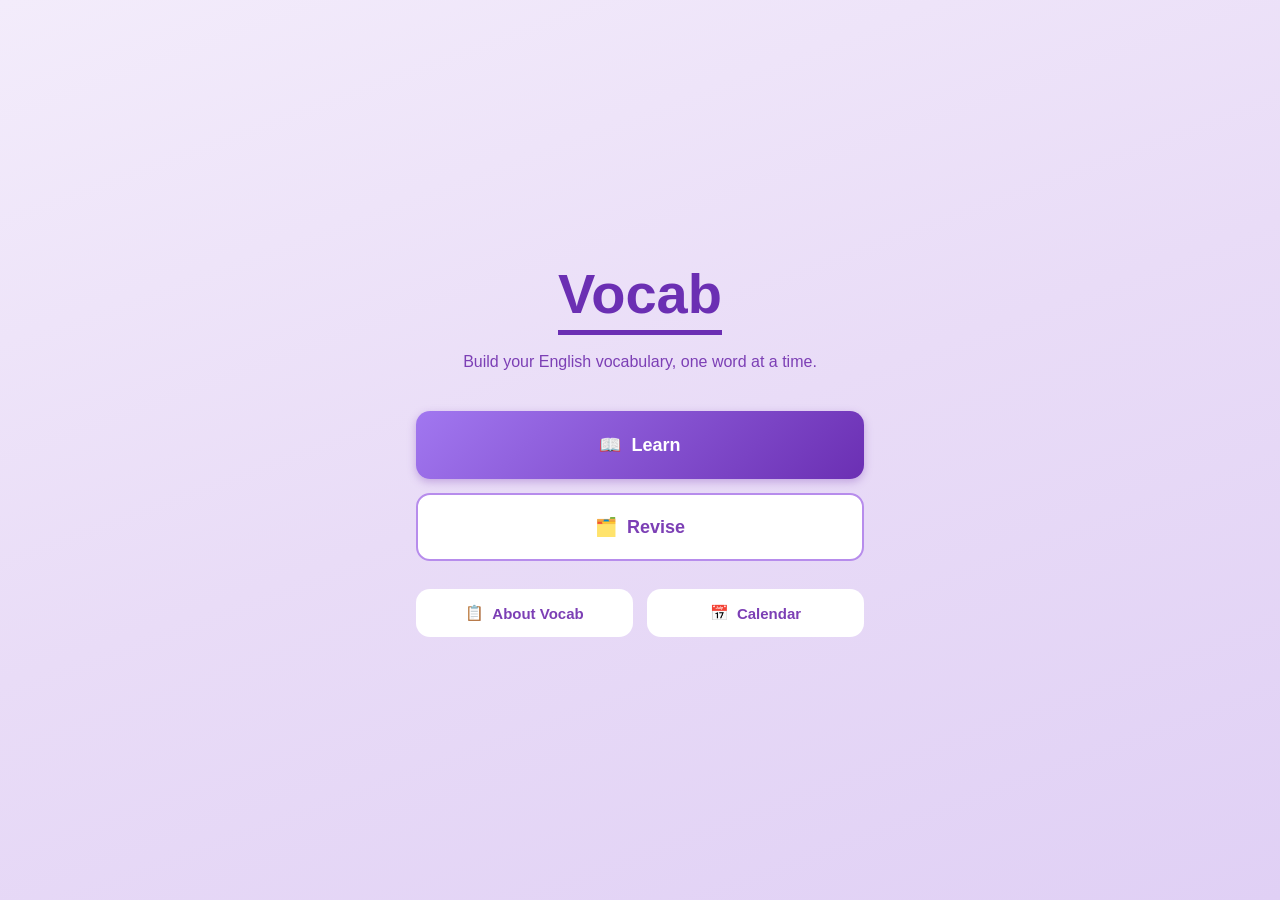
<file: App/index.html>
<!DOCTYPE html>
<html lang="en">
<head>
  <meta charset="UTF-8" />
  <meta name="viewport" content="width=device-width, initial-scale=1, viewport-fit=cover, user-scalable=no" />
  <title>Vocab</title>
  <meta name="theme-color" content="#6b2fb3" />
  <link rel="manifest" href="manifest.json" />
  <link rel="apple-touch-icon" href="icons/icon-180-v2.png" />
  <meta name="apple-mobile-web-app-capable" content="yes" />
  <meta name="apple-mobile-web-app-status-bar-style" content="black-translucent" />
  <meta name="apple-mobile-web-app-title" content="Vocab" />
  <link rel="stylesheet" href="styles.css" />
</head>
<body>
  <main id="app">
    <section id="view-home" class="view home" data-view="home">
      <h1 class="home-title">Vocab</h1>
      <p class="home-tagline">Build your English vocabulary, one word at a time.</p>
      <div class="home-actions">
        <button class="btn-primary home-main" data-goto="learn"><span aria-hidden="true">📖</span>Learn</button>
        <button class="btn-secondary home-main" data-goto="practice"><span aria-hidden="true">🗂️</span>Revise</button>
      </div>
      <div class="home-links">
        <button class="home-link" data-goto="about"><span aria-hidden="true">📋</span>About Vocab</button>
        <button class="home-link" data-goto="calendar"><span aria-hidden="true">📅</span>Calendar</button>
      </div>
    </section>
    <section id="view-practice" class="view" data-view="practice" hidden>
      <h2 class="page-title">How would you like to revise?</h2>
      <button class="word-card choice" data-goto="revise">
        <span class="choice-title">🗂️ Revise</span>
        <span class="choice-text">Test yourself with flashcards.</span>
      </button>
      <button class="word-card choice" data-goto="revisit">
        <span class="choice-title">📔 Revisit</span>
        <span class="choice-text">Browse and search every word you've learnt.</span>
      </button>
    </section>
    <section id="view-learn" class="view" data-view="learn" hidden></section>
    <section id="view-revise" class="view" data-view="revise" hidden></section>
    <section id="view-revisit" class="view" data-view="revisit" hidden></section>
    <section id="view-calendar" class="view" data-view="calendar" hidden></section>
    <section id="view-about" class="view" data-view="about" hidden>
      <h2 class="page-title">About Vocab</h2>
      <div class="word-card about">
        <p>Vocab helps you learn English words that turn up in newspapers, magazines, TV and conversation.</p>

        <h3>📖 Learn a new word</h3>
        <ol>
          <li>Choose the <strong>Everyday</strong> or <strong>Advanced</strong> deck at the top.</li>
          <li>Tap <strong>New Word</strong>.</li>
          <li>Read the pronunciation, meaning and example sentence.</li>
          <li>Once you know it, tap <strong>Mark as Learnt</strong>. If you don't, it can come up again later.</li>
        </ol>

        <h3>🗂️ Revise with flashcards</h3>
        <ol>
          <li>Read the word and try to recall its meaning.</li>
          <li>Tap the card to check.</li>
          <li>Tap <strong>Got it</strong> or <strong>Still learning</strong> to see the next card. Neither changes your learnt words.</li>
        </ol>

        <h3>📔 Revisit your words</h3>
        <ol>
          <li>Scroll the list, or search by word or meaning.</li>
          <li>Tap a word to open its card, and tap it again to close it.</li>
          <li>To un-learn a word, open it, tap <strong>Remove</strong> and confirm.</li>
        </ol>

        <h3>📅 Calendar</h3>
        <ol>
          <li>A dot marks each day when you learnt something.</li>
          <li>Tap a date to see that day's words.</li>
          <li>Use the arrows beside the month name to see earlier months.</li>
        </ol>

        <h3>📱 Good to know</h3>
        <ul>
          <li>Revise, Revisit and Calendar show only words you've marked as learnt.</li>
          <li>To install on iPhone, open the app in Safari, tap <strong>Share</strong>, then <strong>Add to Home Screen</strong>.</li>
          <li>Once installed, it works offline. To get updates, open it while online, wait a few seconds, then close and reopen it.</li>
          <li>Your progress is stored only on this device. <strong>Removing the app or clearing Safari data can erase it.</strong></li>
        </ul>
      </div>
      <div class="button-row">
        <button class="btn-secondary" data-goto="home">Back to start page</button>
      </div>
    </section>
  </main>

  <nav id="tab-bar" hidden>
    <button class="tab-button" data-tab="learn">
      <span class="tab-icon">📖</span>
      <span class="tab-label">Learn</span>
    </button>
    <button class="tab-button" data-tab="revise">
      <span class="tab-icon">🗂️</span>
      <span class="tab-label">Revise</span>
    </button>
    <button class="tab-button" data-tab="revisit">
      <span class="tab-icon">📔</span>
      <span class="tab-label">Revisit</span>
    </button>
    <button class="tab-button" data-tab="calendar">
      <span class="tab-icon">📅</span>
      <span class="tab-label">Calendar</span>
    </button>
    <button class="tab-button" data-tab="about">
      <span class="tab-icon">📋</span>
      <span class="tab-label">About</span>
    </button>
  </nav>

  <script type="module" src="js/app.js"></script>
</body>
</html>
</file>
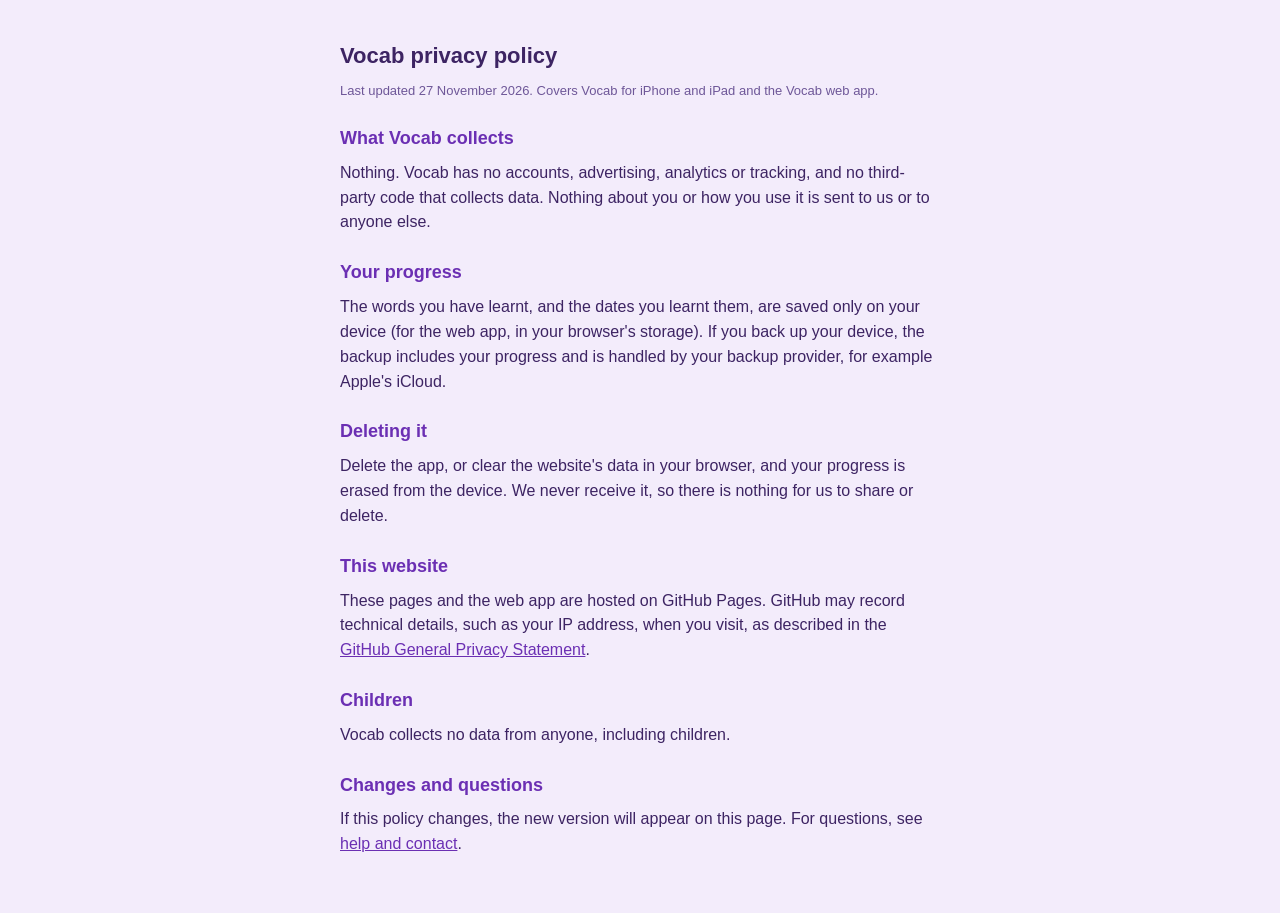
<file: App/privacy.html>
<!DOCTYPE html>
<html lang="en">
<head>
  <meta charset="UTF-8" />
  <meta name="viewport" content="width=device-width, initial-scale=1" />
  <link rel="icon" href="icons/icon-192-v2.png" />
  <title>Vocab privacy policy</title>
  <style>
    body { margin: 0 auto; max-width: 600px; padding: 24px 20px 48px; background: #f3ecfb; color: #3d2463; font: 16px/1.55 Helvetica, Arial, sans-serif; }
    h1 { font-size: 22px; margin-bottom: 4px; }
    h2 { font-size: 18px; color: #6b2fb3; margin: 24px 0 6px; }
    p { margin: 8px 0; }
    a { color: #6b2fb3; }
    .date { color: #6e5798; font-size: 13px; }
  </style>
</head>
<body>
  <h1>Vocab privacy policy</h1>
  <p class="date">Last updated 27 November 2026. Covers Vocab for iPhone and iPad and the Vocab web app.</p>

  <h2>What Vocab collects</h2>
  <p>Nothing. Vocab has no accounts, advertising, analytics or tracking, and no third-party code that collects data. Nothing about you or how you use it is sent to us or to anyone else.</p>

  <h2>Your progress</h2>
  <p>The words you have learnt, and the dates you learnt them, are saved only on your device (for the web app, in your browser's storage). If you back up your device, the backup includes your progress and is handled by your backup provider, for example Apple's iCloud.</p>

  <h2>Deleting it</h2>
  <p>Delete the app, or clear the website's data in your browser, and your progress is erased from the device. We never receive it, so there is nothing for us to share or delete.</p>

  <h2>This website</h2>
  <p>These pages and the web app are hosted on GitHub Pages. GitHub may record technical details, such as your IP address, when you visit, as described in the <a href="https://docs.github.com/en/site-policy/privacy-policies/github-general-privacy-statement">GitHub General Privacy Statement</a>.</p>

  <h2>Children</h2>
  <p>Vocab collects no data from anyone, including children.</p>

  <h2>Changes and questions</h2>
  <p>If this policy changes, the new version will appear on this page. For questions, see <a href="support.html">help and contact</a>.</p>
</body>
</html>
</file>
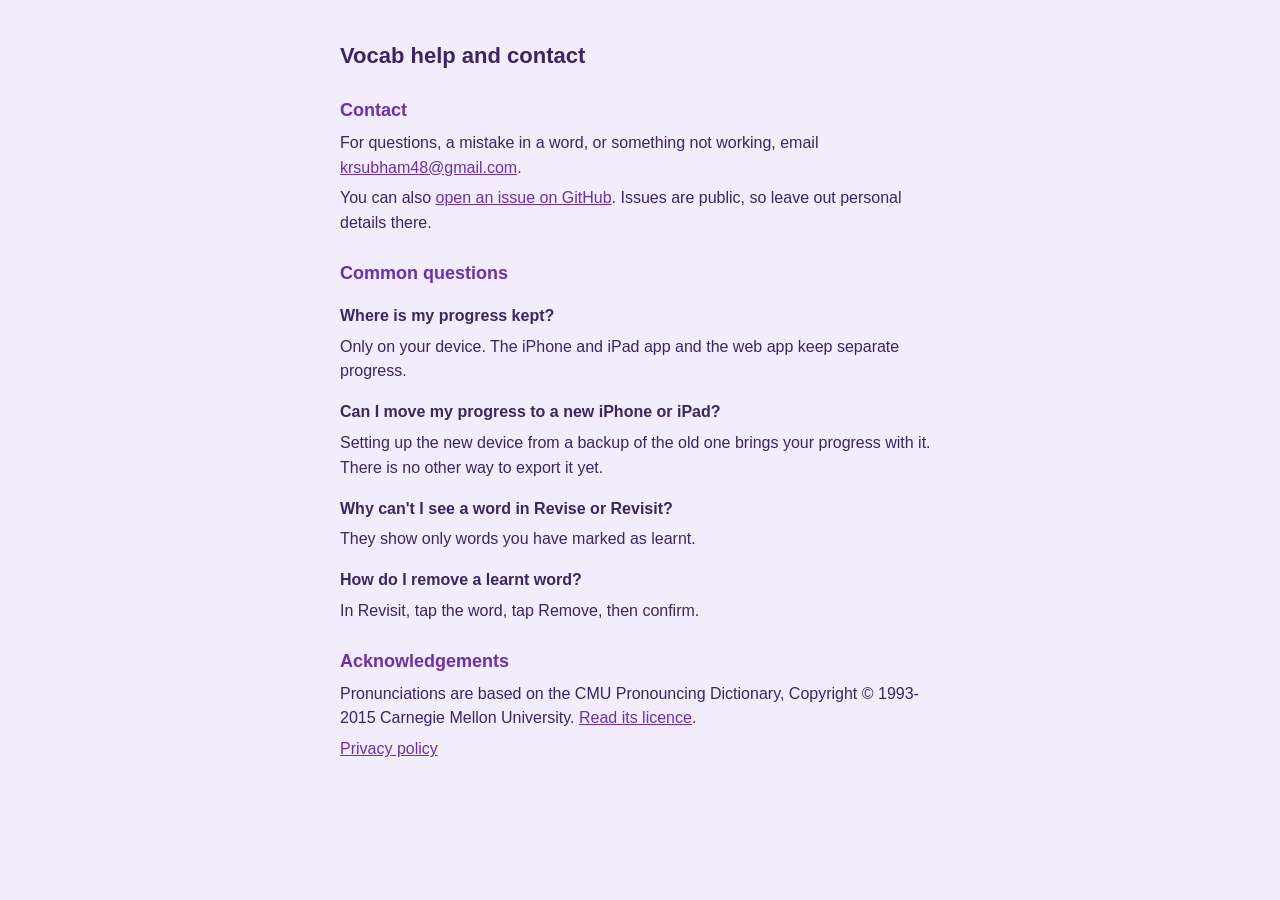
<file: App/support.html>
<!DOCTYPE html>
<html lang="en">
<head>
  <meta charset="UTF-8" />
  <meta name="viewport" content="width=device-width, initial-scale=1" />
  <link rel="icon" href="icons/icon-192-v2.png" />
  <title>Vocab help and contact</title>
  <style>
    body { margin: 0 auto; max-width: 600px; padding: 24px 20px 48px; background: #f3ecfb; color: #3d2463; font: 16px/1.55 Helvetica, Arial, sans-serif; }
    h1 { font-size: 22px; margin-bottom: 4px; }
    h2 { font-size: 18px; color: #6b2fb3; margin: 24px 0 6px; }
    h3 { font-size: 16px; margin: 16px 0 0; }
    p { margin: 6px 0; }
    a { color: #6b2fb3; }
  </style>
</head>
<body>
  <h1>Vocab help and contact</h1>

  <h2>Contact</h2>
  <p>For questions, a mistake in a word, or something not working, email <a href="mailto:krsubham48@gmail.com">krsubham48@gmail.com</a>.</p>
  <p>You can also <a href="https://github.com/krsubham48/Vocab/issues">open an issue on GitHub</a>. Issues are public, so leave out personal details there.</p>

  <h2>Common questions</h2>
  <h3>Where is my progress kept?</h3>
  <p>Only on your device. The iPhone and iPad app and the web app keep separate progress.</p>
  <h3>Can I move my progress to a new iPhone or iPad?</h3>
  <p>Setting up the new device from a backup of the old one brings your progress with it. There is no other way to export it yet.</p>
  <h3>Why can't I see a word in Revise or Revisit?</h3>
  <p>They show only words you have marked as learnt.</p>
  <h3>How do I remove a learnt word?</h3>
  <p>In Revisit, tap the word, tap Remove, then confirm.</p>

  <h2>Acknowledgements</h2>
  <p>Pronunciations are based on the CMU Pronouncing Dictionary, Copyright &copy; 1993-2015 Carnegie Mellon University. <a href="licenses.txt">Read its licence</a>.</p>

  <p><a href="privacy.html">Privacy policy</a></p>
</body>
</html>
</file>
<file: App/styles.css>
* {
  box-sizing: border-box;
  margin: 0;
  padding: 0;
}

/* One shared scale for type, corners and colour, so screens stay in step. */
:root {
  --text-xs: 11px;    /* tags, tab labels, weekday letters */
  --text-sm: 13px;    /* small labels, hints, counters */
  --text-md: 15px;    /* buttons and list rows */
  --text-base: 16px;  /* reading text */
  --text-lg: 18px;    /* meanings, section headings */
  --text-xl: 20px;    /* page headings */
  --text-word: 30px;  /* the word being studied */

  --radius-card: 20px;
  --radius-control: 14px;
  --radius-inner: 10px;

  --ink: #3d2463;
  --accent: #7c3fb5;
  --accent-strong: #6b2fb3;
  --muted: #6e5798;
}

html, body {
  height: 100%;
}

/* shows through, instead of white, if the page ever falls short of the screen */
html {
  background-color: #dfcdf5;
  /* stop iOS enlarging some text when the phone is turned sideways */
  -webkit-text-size-adjust: 100%;
  text-size-adjust: 100%;
}

body {
  font-family: Helvetica, "Helvetica Neue", Arial, sans-serif;
  background: linear-gradient(160deg, #f3ecfb 0%, #e9dcf7 50%, #e0d0f5 100%);
  color: var(--ink);
  min-height: 100vh;
  min-height: 100dvh;
  display: flex;
  flex-direction: column;
  -webkit-font-smoothing: antialiased;
}

/* keeps scrolled content from showing behind the iOS status bar */
body::before {
  content: "";
  position: fixed;
  top: 0;
  left: 0;
  right: 0;
  height: env(safe-area-inset-top);
  background: #f3ecfb;
  z-index: 10;
}

#app {
  flex: 1;
  overflow-y: auto;
  padding: calc(20px + env(safe-area-inset-top)) 16px calc(90px + env(safe-area-inset-bottom));
  max-width: 480px;
  margin: 0 auto;
  width: 100%;
}

.view[hidden] {
  display: none;
}

#tab-bar[hidden] {
  display: none;
}

/* ===== Landing, chooser and About pages ===== */

/* the start page has no tab bar, so it centres in the whole screen */
#app:has(> .home:not([hidden])) {
  display: flex;
  flex-direction: column;
  padding-bottom: calc(20px + env(safe-area-inset-bottom));
}

.home:not([hidden]) {
  display: flex;
  flex: 1 0 auto;
  flex-direction: column;
  align-items: center;
  justify-content: center;
  text-align: center;
}

.home-title {
  font-size: 56px;
  line-height: 1.1;
  color: var(--accent-strong);
  /* as wide as the word itself, so the underline spans all of "Vocab" */
  border-bottom: 5px solid var(--accent-strong);
  padding-bottom: 6px;
}

.home-tagline {
  font-size: var(--text-base);
  color: var(--accent);
  margin: 18px 0 40px;
  text-wrap: balance;
}

.home-actions {
  display: flex;
  flex-direction: column;
  gap: 14px;
  width: 100%;
}

.home-actions .home-main {
  display: flex;
  align-items: center;
  justify-content: center;
  gap: 10px;
  flex: none;
  min-height: 68px;
  font-size: var(--text-lg);
}

.home-links {
  display: flex;
  gap: 14px;
  width: 100%;
  margin-top: 28px;
}

.home-link {
  flex: 1;
  display: flex;
  align-items: center;
  justify-content: center;
  gap: 8px;
  min-height: 48px;
  border: none;
  border-radius: var(--radius-control);
  background: #ffffff;
  color: var(--accent);
  font-family: inherit;
  font-size: var(--text-md);
  font-weight: 700;
  cursor: pointer;
}

.page-title {
  font-size: var(--text-xl);
  text-align: center;
  margin-bottom: 18px;
}

.choice {
  display: flex;
  flex-direction: column;
  gap: 8px;
  width: 100%;
  margin-bottom: 14px;
  border: none;
  text-align: left;
  color: inherit;
  font-family: inherit;
  cursor: pointer;
}

.choice-title {
  font-size: var(--text-xl);
  font-weight: 700;
}

.choice-text {
  font-size: var(--text-md);
  color: var(--accent);
}

.about p {
  font-size: var(--text-base);
  line-height: 1.5;
  margin-bottom: 12px;
}

.about h3 {
  font-size: var(--text-lg);
  color: var(--accent-strong);
  margin: 22px 0 10px;
}

/* the global reset removes list indents, so put them back */
.about ol,
.about ul {
  padding-left: 22px;
}

.about li {
  font-size: var(--text-base);
  line-height: 1.5;
  margin-bottom: 8px;
}

/* ===== Tab bar ===== */
#tab-bar {
  position: fixed;
  bottom: 0;
  left: 0;
  right: 0;
  display: flex;
  background: linear-gradient(135deg, #f3ecfb, #e9dcf7);
  /* on wide screens, keep the tabs lined up with the 480px content column */
  padding: 10px max(8px, calc((100% - 480px) / 2)) calc(10px + env(safe-area-inset-bottom));
  box-shadow: 0 -2px 12px rgba(124, 63, 181, 0.15);
}

.tab-button {
  flex: 1 1 0;
  min-width: 0;
  min-height: 44px;
  background: none;
  border: none;
  display: flex;
  flex-direction: column;
  align-items: center;
  gap: 4px;
  padding: 6px 0;
  color: var(--muted);
  font-family: inherit;
  cursor: pointer;
}

.tab-button[aria-current="page"] {
  color: var(--accent-strong);
}

.tab-icon {
  font-size: var(--text-xl);
  width: 32px;
  height: 32px;
  display: flex;
  align-items: center;
  justify-content: center;
  border-radius: var(--radius-inner);
}

.tab-button[aria-current="page"] .tab-icon {
  background: linear-gradient(135deg, #a177f0, #6b2fb3);
}

.tab-label {
  font-size: var(--text-xs);
  font-weight: 700;
}

/* ===== Word card (Learn tab) ===== */
.word-card {
  background: #ffffff;
  border-radius: var(--radius-card);
  padding: 24px 20px;
  box-shadow: 0 4px 16px rgba(124, 92, 181, 0.18);
}

.deck-toggle {
  display: flex;
  background: #ffffff;
  border-radius: var(--radius-control);
  padding: 4px;
  margin-bottom: 18px;
  box-shadow: 0 2px 8px rgba(124, 63, 181, 0.1);
}

.deck-toggle button {
  flex: 1;
  border: none;
  background: none;
  padding: 10px;
  min-height: 44px;
  border-radius: var(--radius-inner);
  font-family: inherit;
  font-weight: 700;
  font-size: var(--text-md);
  color: var(--muted);
  cursor: pointer;
}

.deck-toggle button.active {
  background: linear-gradient(135deg, #a177f0, #6b2fb3);
  color: white;
}

.progress-label {
  text-align: center;
  font-size: var(--text-sm);
  color: var(--accent);
  font-weight: 700;
  margin-bottom: 14px;
}

.word-label {
  text-align: center;
  color: var(--accent);
  font-size: var(--text-xs);
  letter-spacing: 0.08em;
  text-transform: uppercase;
  font-weight: 700;
  margin-bottom: 18px;
}

.word-title {
  text-align: center;
  font-size: var(--text-word);
  font-weight: 700;
  color: var(--ink);
  margin-bottom: 6px;
}

.word-pronunciation {
  text-align: center;
  color: var(--accent);
  font-size: var(--text-base);
  margin-bottom: 20px;
}

.meaning-block {
  background: #f8f4fd;
  border-radius: var(--radius-control);
  padding: 18px 16px;
  margin-bottom: 12px;
  border: 1px solid #e6daf5;
}

.meaning-block:last-child {
  margin-bottom: 0;
}

/* keeps the gap when a word has no pronunciation line */
.word-title + .meaning-block,
.flashcard-word + .meaning-block {
  margin-top: 14px;
}

.meaning-pos {
  font-size: var(--text-sm);
  font-weight: 700;
  letter-spacing: 0.04em;
  text-transform: uppercase;
  color: var(--accent);
  margin-bottom: 8px;
}

.meaning-definition {
  font-size: var(--text-lg);
  line-height: 1.45;
  color: var(--ink);
  margin-bottom: 12px;
}

.meaning-example {
  font-size: var(--text-base);
  line-height: 1.5;
  color: var(--accent-strong);
  font-style: italic;
}

.deck-tag,
.flashcard-deck-tag,
.revisit-deck {
  font-size: var(--text-xs);
  font-weight: 700;
  letter-spacing: 0.08em;
  text-transform: uppercase;
  color: var(--muted);
}

.button-row {
  display: flex;
  gap: 8px;
  margin-top: 18px;
}

.btn-primary, .btn-secondary {
  flex: 1;
  min-height: 48px;
  border: none;
  border-radius: var(--radius-control);
  padding: 14px 10px;
  font-family: inherit;
  font-size: var(--text-md);
  font-weight: 700;
  cursor: pointer;
}

.btn-primary {
  background: linear-gradient(135deg, #a177f0, #6b2fb3);
  color: white;
  box-shadow: 0 3px 8px rgba(124, 63, 181, 0.35);
}

.btn-secondary {
  background: #ffffff;
  color: var(--accent);
  border: 2px solid #b78cec;
}

.btn-secondary.confirmed {
  background: #e9dcf7;
  color: var(--accent-strong);
  border-color: transparent;
}

/* "Mark as Learnt" before there is a word to mark */
.btn-secondary:disabled:not(.confirmed) {
  opacity: 0.45;
  cursor: default;
}

.empty-state {
  text-align: center;
  padding: 40px 20px;
  color: var(--accent);
  font-size: var(--text-base);
}

/* ===== Revise tab ===== */
.flashcard {
  background: #ffffff;
  border-radius: var(--radius-card);
  padding: 32px 20px;
  text-align: center;
  box-shadow: 0 4px 16px rgba(124, 92, 181, 0.18);
  min-height: 220px;
  display: flex;
  flex-direction: column;
  justify-content: center;
}

.flashcard-deck-tag {
  margin-bottom: 10px;
}

.flashcard-word {
  font-size: var(--text-word);
  font-weight: 700;
  color: var(--ink);
}

.flashcard .word-pronunciation {
  margin: 6px 0 20px;
}

.flashcard .meaning-block {
  text-align: left;
}

.flashcard-reveal-hint {
  margin-top: 16px;
  font-size: var(--text-sm);
  color: var(--muted);
}

/* ===== Revisit tab ===== */
.revisit-header {
  position: sticky;
  /* the -20px / 20px pair covers #app's own top padding while stuck, so cards
     don't show between the status bar and the search box; the side values make
     it a full-width bar instead of a floating box */
  top: -20px;
  margin: -20px -16px 0;
  padding: 20px 16px 2px;
  z-index: 5;
  background: #f3ecfb;
  /* soft side edges, so the bar doesn't read as a box on wide screens */
  -webkit-mask-image: linear-gradient(to right, transparent, #000 16px, #000 calc(100% - 16px), transparent);
  mask-image: linear-gradient(to right, transparent, #000 16px, #000 calc(100% - 16px), transparent);
}

.revisit-search {
  width: 100%;
  min-height: 48px;
  padding: 10px 14px;
  margin-bottom: 8px;
  border: 2px solid #b78cec;
  border-radius: var(--radius-control);
  background: #ffffff;
  color: var(--ink);
  font-family: inherit;
  /* below 16px iOS zooms the page when the field is focused */
  font-size: var(--text-base);
  -webkit-appearance: none;
}

/* replaces the browser's blue focus ring with one in the app's purple */
.revisit-search:focus {
  outline: none;
  border-color: var(--accent-strong);
  box-shadow: 0 0 0 3px rgba(107, 47, 179, 0.2);
}

.revisit-count {
  margin-bottom: 8px;
}

.revisit-item {
  background: #ffffff;
  border-radius: var(--radius-control);
  margin-bottom: 6px;
  box-shadow: 0 2px 8px rgba(124, 63, 181, 0.1);
}

.revisit-summary {
  display: flex;
  align-items: center;
  gap: 8px;
  min-height: 48px;
  padding: 8px 14px;
  list-style: none;
  cursor: pointer;
}

.revisit-summary::-webkit-details-marker {
  display: none;
}

.revisit-summary::after {
  content: "›";
  width: 12px;
  text-align: center;
  color: var(--muted);
  font-size: var(--text-lg);
  transition: transform 0.15s;
}

.revisit-item[open] .revisit-summary::after {
  transform: rotate(90deg);
}

.revisit-word {
  flex: 1;
  font-size: var(--text-md);
  font-weight: 700;
  color: var(--ink);
}

/* an opened word reads as its card's title, larger than the text below it */
.revisit-item[open] .revisit-word {
  font-size: var(--text-xl);
}

.revisit-body {
  padding: 0 14px 14px;
}

.revisit-pronunciation {
  font-size: var(--text-base);
  color: var(--accent);
  margin-bottom: 14px;
}

.revisit-remove {
  display: block;
  min-height: 44px;
  margin: 6px auto -8px;
  padding: 0 20px;
  border: none;
  background: none;
  color: #9b3d6e;
  font-family: inherit;
  font-size: var(--text-md);
  font-weight: 700;
  cursor: pointer;
}

/* ===== Calendar tab ===== */
.calendar-header {
  display: flex;
  align-items: center;
  gap: 8px;
  margin-bottom: 14px;
}

.calendar-month-label {
  flex: 1;
  text-align: center;
  font-weight: 700;
  font-size: var(--text-xl);
  color: var(--ink);
}

.calendar-nav {
  width: 44px;
  height: 44px;
  display: flex;
  align-items: center;
  justify-content: center;
  border: none;
  border-radius: var(--radius-control);
  background: #ffffff;
  color: var(--accent-strong);
  box-shadow: 0 2px 8px rgba(124, 63, 181, 0.1);
  cursor: pointer;
}

/* a drawn chevron sits exactly centred, which arrow characters don't */
.calendar-nav::before {
  content: "";
  width: 10px;
  height: 10px;
  border: solid currentColor;
  border-width: 0 0 2.5px 2.5px;
  transform: translateX(2px) rotate(45deg);
}

.calendar-nav.next::before {
  transform: translateX(-2px) rotate(225deg);
}

.calendar-nav:disabled {
  opacity: 0.35;
  cursor: default;
}

.calendar-grid {
  display: grid;
  grid-template-columns: repeat(7, 1fr);
  /* tight spacing keeps each date close to a 44px tap target on phones */
  gap: 4px 3px;
  background: #ffffff;
  border-radius: var(--radius-card);
  padding: 12px 8px;
  box-shadow: 0 4px 16px rgba(124, 92, 181, 0.18);
}

.calendar-weekday {
  text-align: center;
  font-size: var(--text-xs);
  font-weight: 700;
  color: var(--muted);
  padding-bottom: 6px;
}

.calendar-day {
  aspect-ratio: 1;
  min-width: 0;
  display: flex;
  flex-direction: column;
  align-items: center;
  justify-content: center;
  border-radius: var(--radius-inner);
  font-size: var(--text-md);
  color: var(--ink);
  background: none;
  border: none;
  font-family: inherit;
  cursor: pointer;
}

.calendar-day.has-entries {
  background: #f3ecfb;
  font-weight: 700;
}

.calendar-day.selected {
  box-shadow: inset 0 0 0 2px var(--accent-strong);
}

.calendar-day-dot {
  width: 5px;
  height: 5px;
  border-radius: 50%;
  background: linear-gradient(135deg, #a177f0, #6b2fb3);
  margin-top: 2px;
}

.calendar-day-detail {
  margin-top: 16px;
}

.calendar-word {
  display: flex;
  align-items: center;
  justify-content: space-between;
  gap: 8px;
  min-height: 48px;
  padding: 8px 14px;
  margin-bottom: 6px;
  background: #f8f4fd;
  border: 1px solid #e6daf5;
  border-radius: var(--radius-control);
}

.calendar-word:last-child {
  margin-bottom: 0;
}

.calendar-word-name {
  font-size: var(--text-md);
  font-weight: 700;
}

/* ===== Phones held sideways: little height, so everything gets shorter ===== */
@media (orientation: landscape) and (max-height: 500px) {
  #app {
    padding-bottom: calc(64px + env(safe-area-inset-bottom));
  }

  #tab-bar {
    padding-top: 4px;
    padding-bottom: calc(4px + env(safe-area-inset-bottom));
  }

  .tab-button {
    flex-direction: row;
    justify-content: center;
    gap: 6px;
    padding: 0;
  }

  .tab-icon {
    width: 28px;
    height: 28px;
    font-size: var(--text-base);
  }

  .home-title {
    font-size: 40px;
    border-bottom-width: 4px;
    padding-bottom: 2px;
  }

  .home-tagline {
    margin: 10px 0 16px;
  }

  .home-actions {
    flex-direction: row;
  }

  .home-actions .home-main {
    flex: 1;
    min-height: 52px;
  }

  .home-links {
    margin-top: 14px;
  }

  /* date cells stay square, so a narrower calendar is also a shorter one */
  .calendar-header,
  .calendar-grid,
  .calendar-day-detail {
    max-width: 340px;
    margin-left: auto;
    margin-right: auto;
  }
}

/* iOS home screen apps can launch with the screen height short by the top inset,
   leaving a blank band under a bottom-pinned tab bar until the page is dragged.
   100vh is the full screen there, so size to it and keep the tab bar in the layout. */
@media (display-mode: standalone) {
  html, body {
    height: 100vh;
    overflow: hidden;
  }

  #app {
    min-height: 0;
    padding-bottom: 20px;
  }

  #tab-bar {
    position: static;
  }
}
</file>
